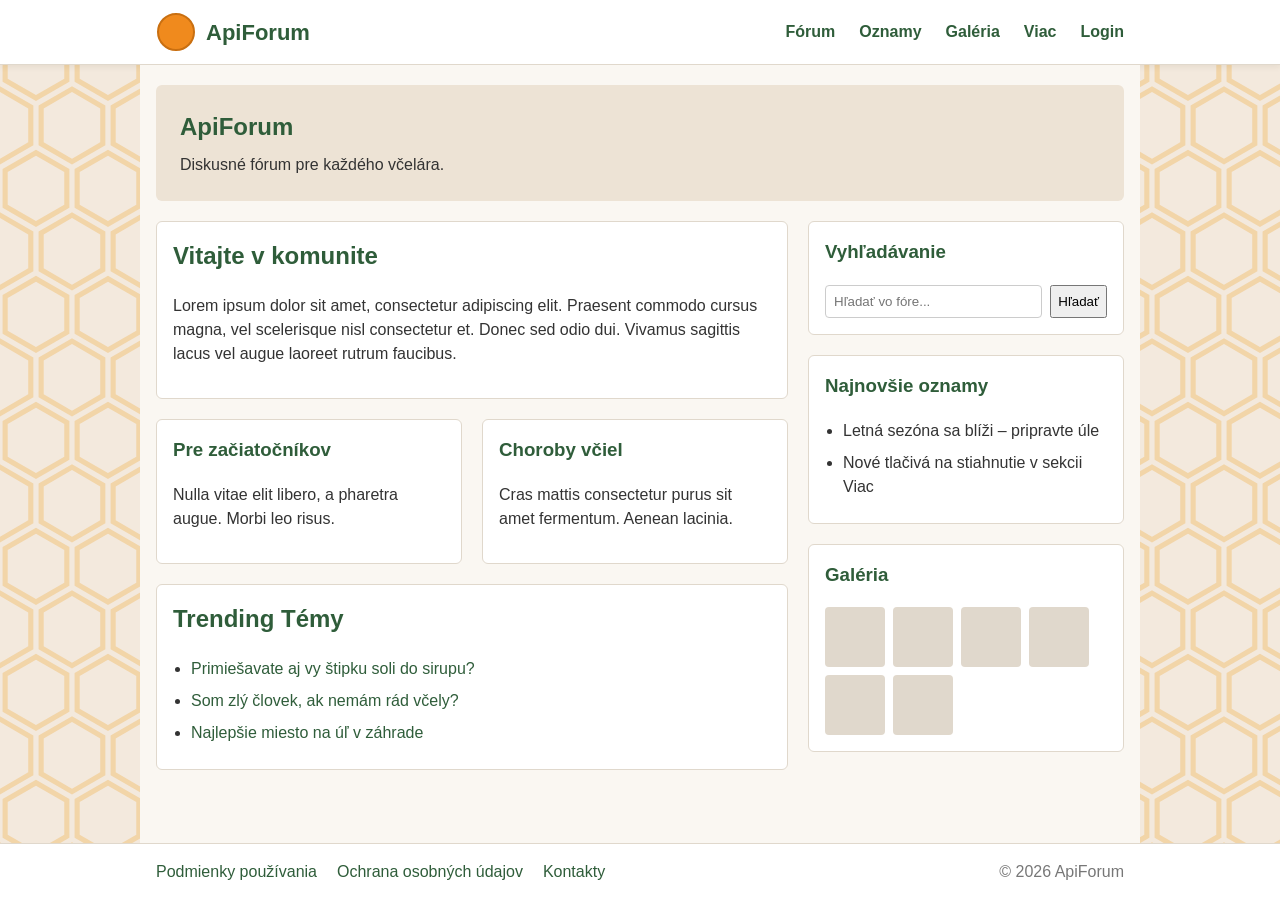
<file: html/index.html>
<!DOCTYPE html>
<!-- ApiForum - uvodna stranka (zakladne rozlozenie). VAII, 4. tyzden. -->
<!-- Markup aj CSS su generovane s pomocou AI (Claude) a nasledne upravene. -->
<html lang="sk">
<head>
  <meta charset="UTF-8">
  <meta name="viewport" content="width=device-width, initial-scale=1.0">
  <title>ApiForum – Diskusné fórum pre včelárov</title>
  <link rel="stylesheet" href="css/style.css">
</head>
<body>

  <!-- Hlavicka s logom a navigaciou -->
  <header class="site-header">
    <div class="container header-inner">
      <a class="logo" href="index.html">
        <img src="img/logo.svg" alt="Logo ApiForum" width="40" height="40">
        <span class="logo-text">ApiForum</span>
      </a>
      <nav class="main-nav">
        <ul>
          <li><a href="forum.html">Fórum</a></li>
          <li><a href="#">Oznamy</a></li>
          <li><a href="#">Galéria</a></li>
          <li><a href="#">Viac</a></li>
          <li><a href="#" class="nav-login">Login</a></li>
        </ul>
      </nav>
    </div>
  </header>

  <!-- Hlavny obsah stranky -->
  <main class="container">

    <!-- Hero / privitanie -->
    <section class="hero">
      <h1>ApiForum</h1>
      <p>Diskusné fórum pre každého včelára.</p>
    </section>

    <!-- Dvojstlpcove rozlozenie: obsah + bocny panel -->
    <div class="layout">

      <!-- Lavy stlpec: hlavny obsah -->
      <section class="content">
        <article class="card">
          <h2>Vitajte v komunite</h2>
          <p>
            Lorem ipsum dolor sit amet, consectetur adipiscing elit. Praesent
            commodo cursus magna, vel scelerisque nisl consectetur et. Donec sed
            odio dui. Vivamus sagittis lacus vel augue laoreet rutrum faucibus.
          </p>
        </article>

        <div class="block-row">
          <article class="card">
            <h3><a href="#">Pre začiatočníkov</a></h3>
            <p>Nulla vitae elit libero, a pharetra augue. Morbi leo risus.</p>
          </article>
          <article class="card">
            <h3><a href="#">Choroby včiel</a></h3>
            <p>Cras mattis consectetur purus sit amet fermentum. Aenean lacinia.</p>
          </article>
        </div>

        <!-- Trending temy -->
        <section class="card">
          <h2>Trending Témy</h2>
          <ul class="topic-list">
            <li><a href="forum.html">Primiešavate aj vy štipku soli do sirupu?</a></li>
            <li><a href="forum.html">Som zlý človek, ak nemám rád včely?</a></li>
            <li><a href="forum.html">Najlepšie miesto na úľ v záhrade</a></li>
          </ul>
        </section>
      </section>

      <!-- Pravy stlpec: bocny panel -->
      <aside class="sidebar">
        <section class="card">
          <h3>Vyhľadávanie</h3>
          <form class="search-form">
            <input type="search" placeholder="Hľadať vo fóre...">
            <button type="submit">Hľadať</button>
          </form>
        </section>

        <section class="card">
          <h3>Najnovšie oznamy</h3>
          <ul class="notice-list">
            <li>Letná sezóna sa blíži – pripravte úle</li>
            <li>Nové tlačivá na stiahnutie v sekcii Viac</li>
          </ul>
        </section>

        <section class="card">
          <h3><a href="#">Galéria</a></h3>
          <div class="gallery-mini">
            <span class="photo"></span>
            <span class="photo"></span>
            <span class="photo"></span>
            <span class="photo"></span>
            <span class="photo"></span>
            <span class="photo"></span>
          </div>
        </section>
      </aside>

    </div>
  </main>

  <!-- Paticka -->
  <footer class="site-footer">
    <div class="container footer-inner">
      <ul class="footer-links">
        <li><a href="#">Podmienky používania</a></li>
        <li><a href="#">Ochrana osobných údajov</a></li>
        <li><a href="#">Kontakty</a></li>
      </ul>
      <p class="copyright">© 2026 ApiForum</p>
    </div>
  </footer>

</body>
</html>
</file>
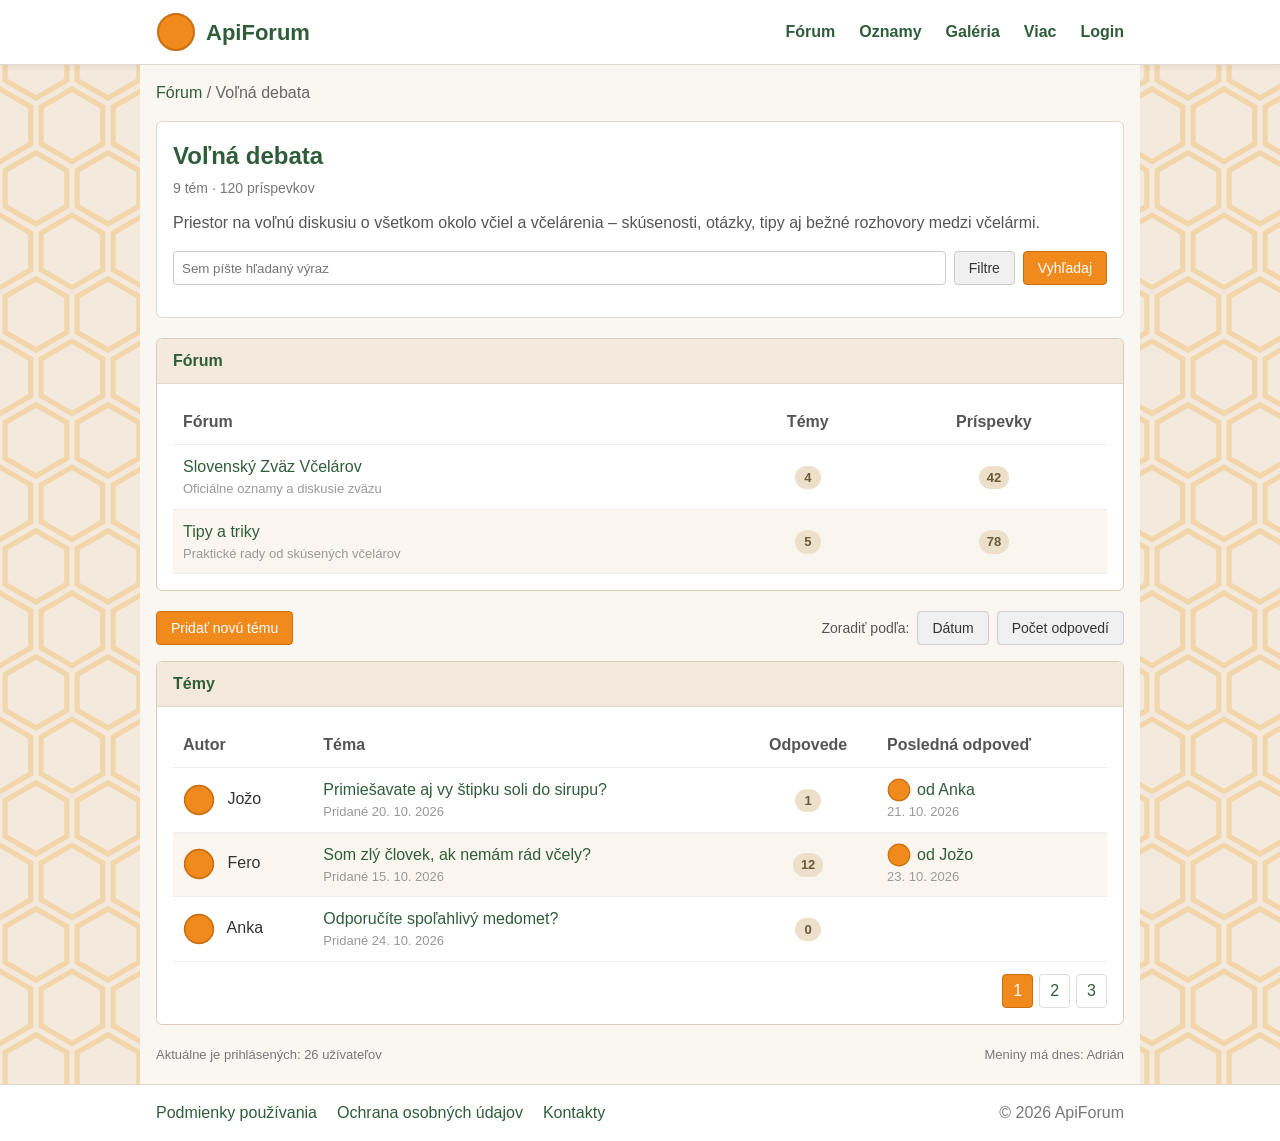
<file: html/forum.html>
<!DOCTYPE html>
<!-- ApiForum - stranka kategorie fora "Volna debata" (netrivialna stranka). VAII, 4. tyzden. -->
<!-- Markup aj CSS su generovane s pomocou AI (Claude) a nasledne upravene. -->
<html lang="sk">
<head>
  <meta charset="UTF-8">
  <meta name="viewport" content="width=device-width, initial-scale=1.0">
  <title>Voľná debata – ApiForum</title>
  <link rel="stylesheet" href="css/style.css">
</head>
<body>

  <!-- Hlavicka s logom a navigaciou (rovnaka ako na uvodnej stranke) -->
  <header class="site-header">
    <div class="container header-inner">
      <a class="logo" href="index.html">
        <img src="img/logo.svg" alt="Logo ApiForum" width="40" height="40">
        <span class="logo-text">ApiForum</span>
      </a>
      <nav class="main-nav">
        <ul>
          <li><a href="forum.html">Fórum</a></li>
          <li><a href="#">Oznamy</a></li>
          <li><a href="#">Galéria</a></li>
          <li><a href="#">Viac</a></li>
          <li><a href="#" class="nav-login">Login</a></li>
        </ul>
      </nav>
    </div>
  </header>

  <main class="container">

    <!-- Omrvinkova navigacia -->
    <nav class="breadcrumb">
      <a href="forum.html">Fórum</a> / <span>Voľná debata</span>
    </nav>

    <!-- Hlavicka kategorie v samostatnom boxe, oddelena od zvysku stranky -->
    <section class="card category-header">
      <!-- Moderator menu by bolo tu napravo, ale je skryte (pouzivatel nie je prihlaseny) -->
      <h1>Voľná debata</h1>
      <p class="category-meta">9 tém · 120 príspevkov</p>

      <p class="category-desc">
        Priestor na voľnú diskusiu o všetkom okolo včiel a včelárenia – skúsenosti,
        otázky, tipy aj bežné rozhovory medzi včelármi.
      </p>

      <!-- Vyhladavaci riadok s filtrom -->
      <form class="forum-search">
        <input type="search" placeholder="Sem píšte hľadaný výraz">
        <button type="button" class="btn">Filtre</button>
        <button type="submit" class="btn btn-primary">Vyhľadaj</button>
      </form>
    </section>

    <!-- Podfora - prekliky na hlbsie zanorene kategorie -->
    <section class="card section-box">
      <h2 class="section-title">Fórum</h2>
      <div class="section-body">
        <table class="forum-table">
          <thead>
            <tr>
              <th>Fórum</th>
              <th class="count">Témy</th>
              <th class="count">Príspevky</th>
            </tr>
          </thead>
          <tbody>
            <tr>
              <td>
                <a href="#">Slovenský Zväz Včelárov</a>
                <div class="muted">Oficiálne oznamy a diskusie zväzu</div>
              </td>
              <td class="count"><span class="badge">4</span></td>
              <td class="count"><span class="badge">42</span></td>
            </tr>
            <tr>
              <td>
                <a href="#">Tipy a triky</a>
                <div class="muted">Praktické rady od skúsených včelárov</div>
              </td>
              <td class="count"><span class="badge">5</span></td>
              <td class="count"><span class="badge">78</span></td>
            </tr>
          </tbody>
        </table>
      </div>
    </section>

    <!-- Nastroje nad temami: pridanie novej temy + zoradenie -->
    <div class="topics-toolbar">
      <button type="button" class="btn btn-primary">Pridať novú tému</button>
      <div class="sort">
        <span class="sort-label">Zoradiť podľa:</span>
        <button type="button" class="btn">Dátum</button>
        <button type="button" class="btn">Počet odpovedí</button>
      </div>
    </div>

    <!-- Tabulka tem -->
    <section class="card section-box">
      <h2 class="section-title">Témy</h2>
      <div class="section-body">
        <table class="topics-table">
          <thead>
            <tr>
              <th>Autor</th>
              <th>Téma</th>
              <th class="count">Odpovede</th>
              <th>Posledná odpoveď</th>
            </tr>
          </thead>
          <tbody>
            <tr>
              <td class="author">
                <img src="img/logo.svg" alt="Avatar" width="32" height="32" class="avatar">
                <span>Jožo</span>
              </td>
              <td>
                <a href="#">Primiešavate aj vy štipku soli do sirupu?</a>
                <div class="muted">Pridané 20. 10. 2026</div>
              </td>
              <td class="count"><span class="badge">1</span></td>
              <td class="last-reply">
                <a href="#" class="last-reply-link">
                  <img src="img/logo.svg" alt="Avatar" width="24" height="24" class="avatar">
                  <span>od Anka</span>
                </a>
                <div class="muted">21. 10. 2026</div>
              </td>
            </tr>
            <tr>
              <td class="author">
                <img src="img/logo.svg" alt="Avatar" width="32" height="32" class="avatar">
                <span>Fero</span>
              </td>
              <td>
                <a href="#">Som zlý človek, ak nemám rád včely?</a>
                <div class="muted">Pridané 15. 10. 2026</div>
              </td>
              <td class="count"><span class="badge">12</span></td>
              <td class="last-reply">
                <a href="#" class="last-reply-link">
                  <img src="img/logo.svg" alt="Avatar" width="24" height="24" class="avatar">
                  <span>od Jožo</span>
                </a>
                <div class="muted">23. 10. 2026</div>
              </td>
            </tr>
            <tr>
              <td class="author">
                <img src="img/logo.svg" alt="Avatar" width="32" height="32" class="avatar">
                <span>Anka</span>
              </td>
              <td>
                <a href="#">Odporučíte spoľahlivý medomet?</a>
                <div class="muted">Pridané 24. 10. 2026</div>
              </td>
              <td class="count"><span class="badge">0</span></td>
              <!-- Ziadna odpoved -> posledna odpoved sa nezobrazuje -->
              <td class="last-reply"></td>
            </tr>
          </tbody>
        </table>

        <!-- Strankovanie -->
        <nav class="pagination">
          <a href="#" class="active">1</a>
          <a href="#">2</a>
          <a href="#">3</a>
        </nav>
      </div>
    </section>

    <!-- Spodna info lista -->
    <div class="info-bar">
      <span>Aktuálne je prihlásených: 26 užívateľov</span>
      <span>Meniny má dnes: Adrián</span>
    </div>

  </main>

  <!-- Paticka -->
  <footer class="site-footer">
    <div class="container footer-inner">
      <ul class="footer-links">
        <li><a href="#">Podmienky používania</a></li>
        <li><a href="#">Ochrana osobných údajov</a></li>
        <li><a href="#">Kontakty</a></li>
      </ul>
      <p class="copyright">© 2026 ApiForum</p>
    </div>
  </footer>

</body>
</html>
</file>
<file: html/css/style.css>
/* ApiForum - zdielane styly pre uvodnu stranku a stranku fora.
   VAII, 4. tyzden. Vlastne CSS, bez frameworku.
   Styly su navrhnute s pomocou AI (Claude) a nasledne upravene. */

/* --- Zaklad --- */
* {
  box-sizing: border-box;
}

body {
  margin: 0;
  font-family: Arial, Helvetica, sans-serif;
  color: #333;
  /* Pozadie celej stranky: hexagonalny vzor (vceli plast) z Hero Patterns na teplom
     kremovom podklade. Vzor sa donekonecna opakuje; v strede ho prekryva obsah (main).
     background-size zvacsuje dlazdicu, takze sestuholniky su vacsie. */
  background-color: #f3e9dd;
  background-image: url("../img/honeycomb.svg");
  background-size: 72px auto;
  line-height: 1.5;
  /* Stlpec header-main-footer na celu vysku okna, aby paticka drzala na spodku
     aj ked je obsahu malo (main vyplni zvysne miesto). */
  min-height: 100vh;
  display: flex;
  flex-direction: column;
}

/* Centralny pas s obsahom ostava cisty - sestuholniky vidno len po jeho bokoch.
   flex: 1 ho roztiahne, takze vyplni priestor az po paticku. */
main {
  background-color: #faf7f2;
  flex: 1;
}

/* Obrazky sa nikdy nepretiahnu cez svoj kontajner (ochrana proti horizontalnemu scrollu) */
img {
  max-width: 100%;
}

/* Stredovy kontajner s maximalnou sirkou */
.container {
  width: 100%;
  max-width: 1000px;
  margin: 0 auto;
  padding: 0 16px;
}

a {
  color: #2f5d3a;
  text-decoration: none;
}

a:hover {
  text-decoration: underline;
}

/* --- Hlavicka --- */
.site-header {
  background-color: #ffffff;
  border-bottom: 1px solid #e0d8cc;
  box-shadow: 0 2px 6px rgba(60, 45, 20, 0.08);
}

.header-inner {
  display: flex;
  align-items: center;
  justify-content: space-between;
  flex-wrap: wrap;
  padding-top: 12px;
  padding-bottom: 12px;
}

.logo {
  display: flex;
  align-items: center;
  gap: 10px;
}

.logo-text {
  font-size: 22px;
  font-weight: bold;
  color: #2f5d3a;
}

/* Navigacia */
.main-nav ul {
  list-style: none;
  display: flex;
  gap: 24px;
  margin: 0;
  padding: 0;
}

.main-nav a {
  color: #2f5d3a;
  font-weight: bold;
}

.nav-login {
  color: #c96f10;
}

/* --- Hero --- */
.hero {
  background-color: #ede3d5;
  border-radius: 6px;
  padding: 24px;
  margin: 20px 0;
}

.hero h1 {
  margin: 0 0 8px;
  color: #2f5d3a;
}

.hero p {
  margin: 0;
}

/* --- Dvojstlpcove rozlozenie --- */
.layout {
  display: flex;
  gap: 20px;
  align-items: flex-start;
}

.content {
  flex: 2;
}

.sidebar {
  flex: 1;
}

/* Karta - zakladny obsahovy blok */
.card {
  background-color: #ffffff;
  border: 1px solid #e0d8cc;
  border-radius: 6px;
  padding: 16px;
  margin-bottom: 20px;
}

.card h2,
.card h3 {
  margin-top: 0;
  color: #2f5d3a;
}

/* Riadok dvoch blokov vedla seba */
.block-row {
  display: flex;
  gap: 20px;
}

.block-row .card {
  flex: 1;
}

/* Zoznamy */
.topic-list,
.notice-list {
  margin: 0;
  padding-left: 18px;
}

.topic-list li,
.notice-list li {
  margin-bottom: 8px;
}

/* --- Formulare --- */
.search-form {
  display: flex;
  gap: 8px;
}

.search-form input {
  flex: 1;
  /* min-width: 0 dovoli vstupu zmensit sa, aby na uzkych obrazovkach nepretiekol */
  min-width: 0;
}

input[type="search"] {
  padding: 8px;
  border: 1px solid #ccc;
  border-radius: 4px;
}

/* Tlacidla */
.btn {
  padding: 8px 14px;
  border: 1px solid #ccc;
  border-radius: 4px;
  background-color: #f0f0f0;
  color: #333;
  cursor: pointer;
  font-size: 14px;
}

.btn-primary {
  background-color: #f08a1d;
  border-color: #c96f10;
  color: #ffffff;
}

/* --- Mini galeria --- */
.gallery-mini {
  display: flex;
  flex-wrap: wrap;
  gap: 8px;
}

.gallery-mini .photo {
  width: 60px;
  height: 60px;
  background-color: #e0d8cc;
  border-radius: 4px;
}

/* --- Stranka fora --- */
.breadcrumb {
  margin: 16px 0;
  color: #666;
}

/* Nadpis kategorie - zrusenie velkeho predvoleneho okraja h1 */
.category-header h1 {
  margin: 0;
  color: #2f5d3a;
}

.forum-search {
  display: flex;
  gap: 8px;
  margin: 16px 0;
}

.forum-search input {
  flex: 1;
  /* min-width: 0 dovoli vstupu zmensit sa, aby na uzkych obrazovkach nepretiekol */
  min-width: 0;
}

/* Hlavicka kategorie - pocty a popis pod nadpisom */
.category-meta {
  margin: 4px 0 0;
  color: #777;
  font-size: 14px;
}

.category-desc {
  margin: 12px 0 16px;
  color: #555;
}

/* Nastroje nad temami: tlacidlo pridania a zoradenie */
.topics-toolbar {
  display: flex;
  align-items: center;
  justify-content: space-between;
  flex-wrap: wrap;
  gap: 10px;
  margin: 16px 0;
}

.sort {
  display: flex;
  align-items: center;
  gap: 8px;
}

.sort-label {
  color: #555;
  font-size: 14px;
}

/* Sekcia s nazvom (napr. Forum, Temy). Karta sama nema vnutorny padding, takze pruh
   s nazvom prirodzene siaha az po okraje; obsah dostane odsadenie az cez .section-body.
   Vyraznejsi ramik, aby sekcia posobila uzavreto. */
.section-box {
  border-color: #d8cdbb;
  padding: 0;
}

/* Pruh s nazvom navrchu sekcie */
.section-title {
  margin: 0;
  padding: 10px 16px;
  background-color: #f3e9dd;
  border-bottom: 1px solid #e0d8cc;
  border-radius: 6px 6px 0 0; /* zaoblenie len hore, rovnako ako karta */
  color: #2f5d3a;
  font-size: 16px;
}

/* Telo sekcie - odsadenie obsahu (tabulky) od okrajov karty.
   overflow-x: auto -> siroka tabulka sa na uzkej obrazovke posuva v ramci svojho boxu,
   takze sa neposuva cela stranka (ziadny vodorovny scroll layoutu). */
.section-body {
  padding: 16px;
  overflow-x: auto;
}

/* Tabulky */
table {
  width: 100%;
  border-collapse: collapse;
}

th,
td {
  text-align: left;
  padding: 10px;
  border-bottom: 1px solid #eee;
}

th {
  color: #555;
}

/* Jemne striedanie farby riadkov (zebra) - lepsia citatelnost poukladanych poloziek */
tbody tr:nth-child(even) {
  background-color: #faf6ef;
}

/* Stlpec s poctami - odznak vycentrovany pod nadpisom stlpca */
.count {
  text-align: center;
}

/* Medovy "odznak" (kruzok) s cislom, napr. pocet odpovedi.
   min-width + text-align: center drzia cislo v strede aj pri roznom pocte cifier. */
.badge {
  display: inline-block;
  min-width: 26px;
  padding: 2px 8px;
  background-color: #ece0cb;
  color: #6b5a3a;
  border-radius: 20px;
  font-size: 13px;
  font-weight: bold;
  text-align: center;
}

.muted {
  color: #999;
  font-size: 13px;
}

/* Autor s avatarom.
   Avatar a meno su v jednej linii cez vertical-align (NIE display:flex na bunke)
   - flex na <td> by rozbil vysku riadka a spodne ciary tabulky by boli krive. */
.author img {
  vertical-align: middle;
  margin-right: 8px;
}

.avatar {
  border-radius: 50%;
}

/* Posledna odpoved v tabulke tem (ikonka + preklik na odpoved) */
.last-reply-link {
  display: flex;
  align-items: center;
  gap: 6px;
}

/* Strankovanie */
.pagination {
  display: flex;
  justify-content: flex-end;
  gap: 6px;
  margin-top: 12px;
}

.pagination a {
  padding: 4px 10px;
  border: 1px solid #ddd;
  border-radius: 4px;
}

.pagination a.active {
  background-color: #f08a1d;
  border-color: #c96f10;
  color: #ffffff;
}

/* Spodna info lista */
.info-bar {
  display: flex;
  justify-content: space-between;
  flex-wrap: wrap;
  gap: 8px;
  color: #777;
  font-size: 13px;
  margin: 20px 0;
}

/* --- Paticka ---
   Bez horneho marginu: ten by nad patickou odkryl pruh plastoveho pozadia.
   Paticka nadvazuje priamo na obsah (main). */
.site-footer {
  background-color: #ffffff;
  border-top: 1px solid #e0d8cc;
}

.footer-inner {
  display: flex;
  align-items: center;
  justify-content: space-between;
  flex-wrap: wrap;
  gap: 10px;
  padding-top: 16px;
  padding-bottom: 16px;
}

.footer-links {
  list-style: none;
  display: flex;
  gap: 20px;
  margin: 0;
  padding: 0;
}

.copyright {
  margin: 0;
  color: #777;
}

/* --- Responzivita: mobil a uzke obrazovky --- */
@media (max-width: 768px) {
  /* Hlavicka sa zalomi do stlpca */
  .header-inner {
    flex-direction: column;
    align-items: flex-start;
    gap: 10px;
  }

  .main-nav ul {
    flex-wrap: wrap;
    gap: 14px;
  }

  /* Dvojstlpcove rozlozenie sa zmeni na jeden stlpec */
  .layout {
    flex-direction: column;
  }

  /* Bloky vedla seba sa tiez poskladaju pod seba */
  .block-row {
    flex-direction: column;
  }

  /* Paticka pod seba */
  .footer-inner {
    flex-direction: column;
    align-items: flex-start;
  }
}
</file>
